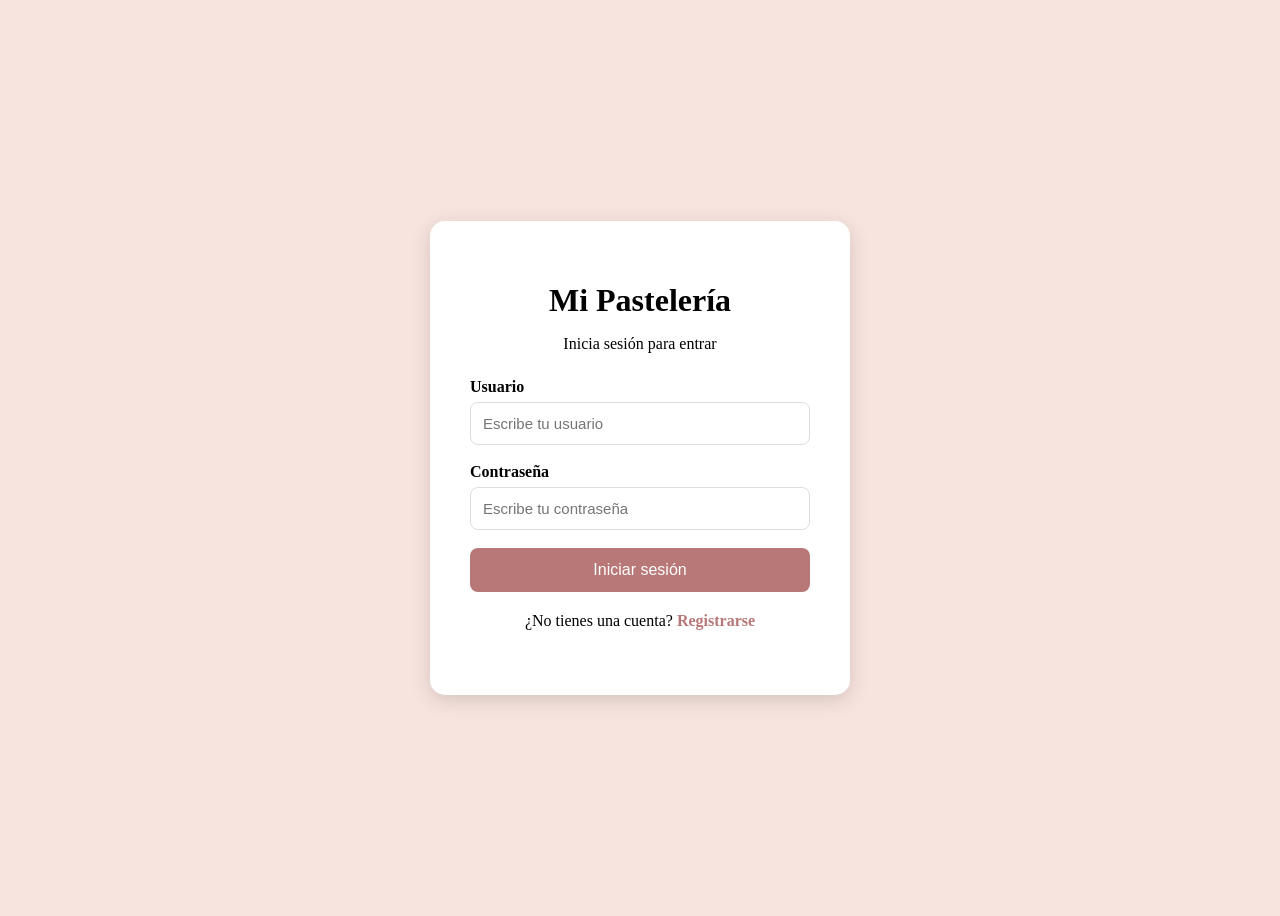
<file: index.html>
<!DOCTYPE html>
<html lang="es">

<head>
    <meta charset="UTF-8">
    <meta name="viewport" content="width=device-width, initial-scale=1.0">

    <title>Mi Pastelería</title>

    <link rel="stylesheet" href="css/estilos.css">
</head>

<body>

    <!-- MENÚ DE NAVEGACIÓN -->
    <header>

        <div class="logo">
            Mi Pastelería
        </div>

        <nav>
            <a href="index.html">Inicio</a>
            <a href="nosotros.html">Nosotros</a>
            <a href="menu.html">Menú</a>
            <a href="personalizados.html">Personalizados</a>
            <a href="contacto.html">Contacto</a>
        </nav>

    </header>


    <!-- CONTENIDO PRINCIPAL -->
    <main>

        <!-- SECCIÓN PRINCIPAL -->
        <section class="hero">

            <div>

                <h1>
                    Bienvenidos a Mi Pastelería
                </h1>

                <p>
                    Endulzamos tus momentos especiales
                    con pasteles hechos con amor.
                </p>

            </div>

        </section>


        <!-- SECCIÓN DE SABORES -->
        <section class="seccion">

            <h2>
                Nuestros sabores
            </h2>

            <p>
                informacion :))
            </p>

        </section>

    </main>


    <!-- PIE DE PÁGINA -
    <footer>

        <p>
            © 2026 Mi Pastelería
        </p>

    </footer>


    <!-- COMPROBAR SESIÓN -->
    <script>

        const sesion = localStorage.getItem("sesionActiva");

        if (sesion !== "true") {

            window.location.href = "login.html";

        }


        // MENSAJE DE INICIO CORRECTO
        const mensaje = sessionStorage.getItem("mensajeBienvenida");

        if (mensaje) {

            const caja = document.createElement("div");

            caja.className = "mensaje-bienvenida";

            caja.textContent = "✅ " + mensaje;

            document.body.appendChild(caja);


            // Mostrar mensaje
            setTimeout(function () {

                caja.classList.add("mostrar");

            }, 100);


            // Ocultar mensaje después de 3 segundos
            setTimeout(function () {

                caja.classList.remove("mostrar");

                setTimeout(function () {

                    caja.remove();

                    sessionStorage.removeItem("mensajeBienvenida");

                }, 400);

            }, 3000);

        }

    </script>

</body>

</html>
</file>
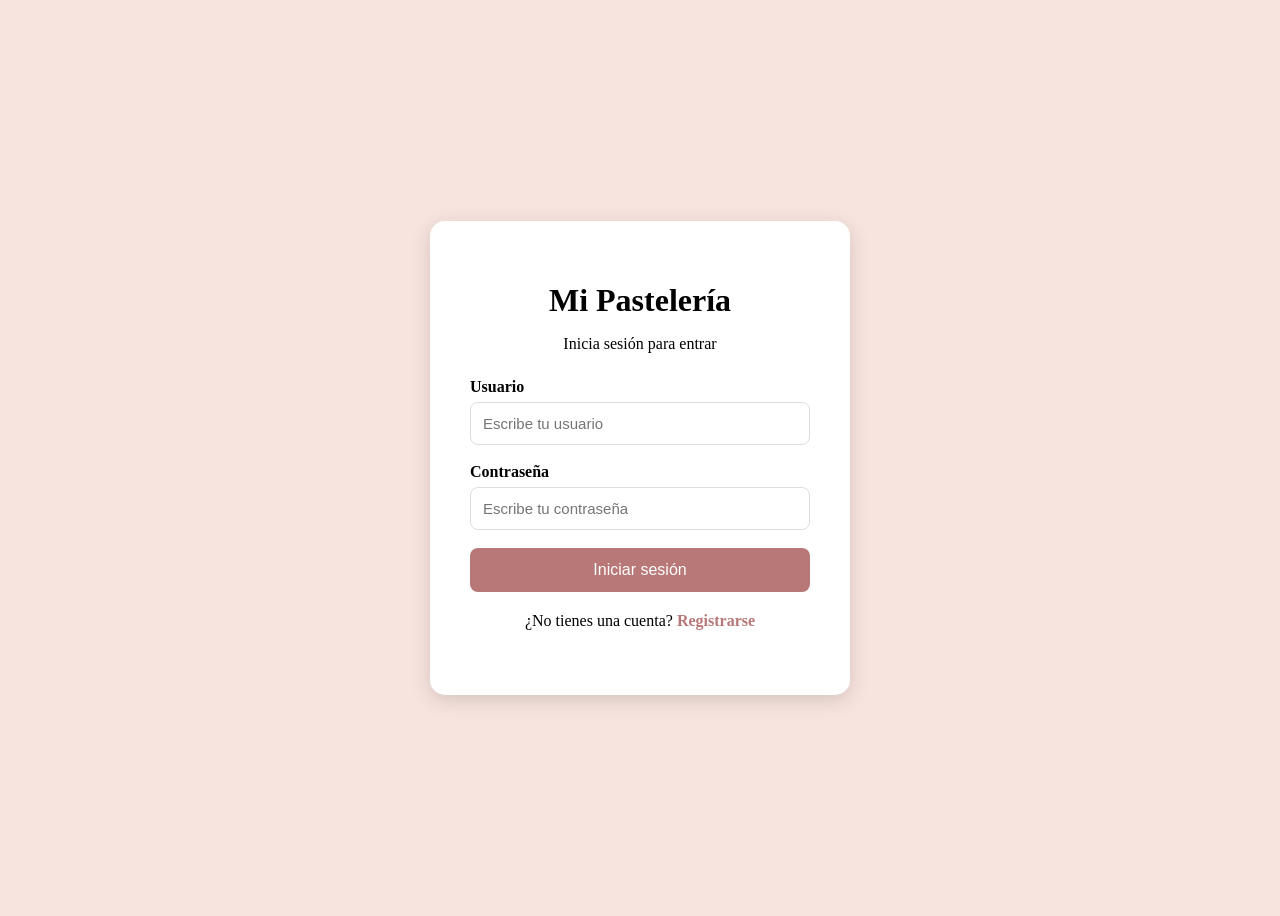
<file: contacto.html>
<!DOCTYPE html>
<html lang="es">

<head>

    <meta charset="UTF-8">

    <meta name="viewport"
          content="width=device-width, initial-scale=1.0">

    <title>Contacto | Mi Pastelería</title>

    <link rel="stylesheet" href="css/estilos.css">

</head>

<body>

    <header>

        <div class="logo">
            Mi Pastelería
        </div>

        <nav>

            <a href="index.html">Inicio</a>

            <a href="nosotros.html">Nosotros</a>

            <a href="menu.html">Menú</a>

            <a href="personalizados.html">
                Personalizados
            </a>

            <a href="contacto.html">
                Contacto
            </a>

        </nav>

    </header>


    <main>

        <section class="seccion">

            <h1>
                Contacto
            </h1>

            <p>
                Aquí podrás colocar la información
                de contacto de tu pastelería.
            </p>

            <br>

            <p>
                📞 Teléfono: 000 000 0000
            </p>

            <p>
                📧 Correo: ejemplo@correo.com
            </p>

            <p>
                📍 Dirección: Tu dirección
            </p>

            <p>
                🕐 Horario: Lunes a sábado
            </p>

        </section>

    </main>


    <footer>

        <p>
            © 2026 Mi Pastelería
        </p>

    </footer>


    <script>

        const sesion =
            localStorage.getItem("sesionActiva");

        if (sesion !== "true") {
            window.location.href = "login.html";
        }

    </script>

</body>

</html>
</file>
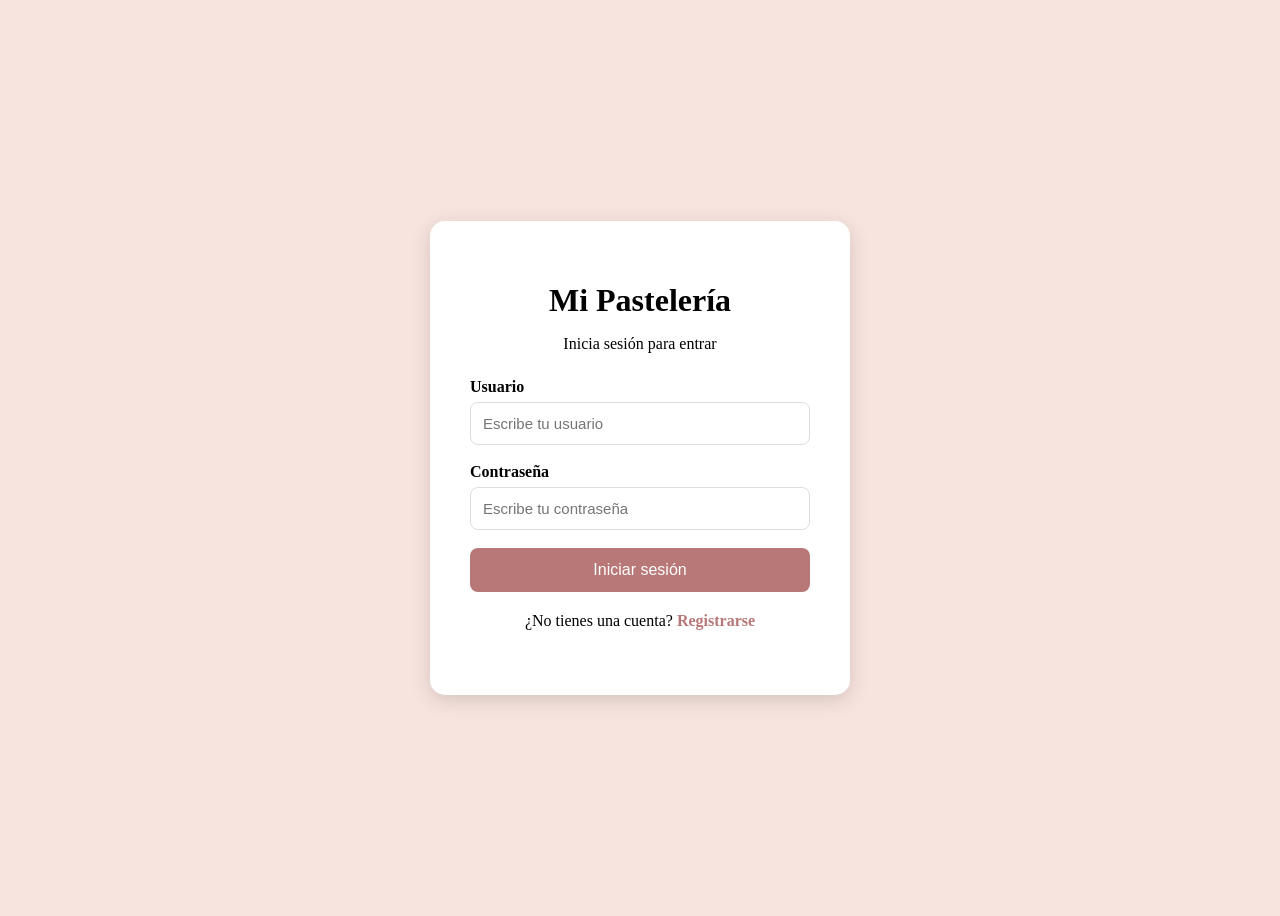
<file: login.html>
<!DOCTYPE html>
<html lang="es">
<head>
    <meta charset="UTF-8">
    <meta name="viewport" content="width=device-width, initial-scale=1.0">
    <title>Iniciar sesión | Mi Pastelería</title>

    <link rel="stylesheet" href="css/estilos.css">
</head>

<body class="login-body">

    <div class="login-container">

        <div class="login-box">

            <h1>Mi Pastelería</h1>

            <p>Inicia sesión para entrar</p>

            <form id="loginForm">

                <label for="usuario">Usuario</label>
                <input
                    type="text"
                    id="usuario"
                    placeholder="Escribe tu usuario"
                    required
                >

                <label for="password">Contraseña</label>
                <input
                    type="password"
                    id="password"
                    placeholder="Escribe tu contraseña"
                    required
                >

                <button type="submit">
                    Iniciar sesión
                </button>

            </form>

            <p class="registro-texto">
                ¿No tienes una cuenta?
                <a href="registro.html">Registrarse</a>
            </p>

            <p id="mensaje"></p>

        </div>

    </div>

    <script src="js/login.js"></script>

</body>
</html>
</file>
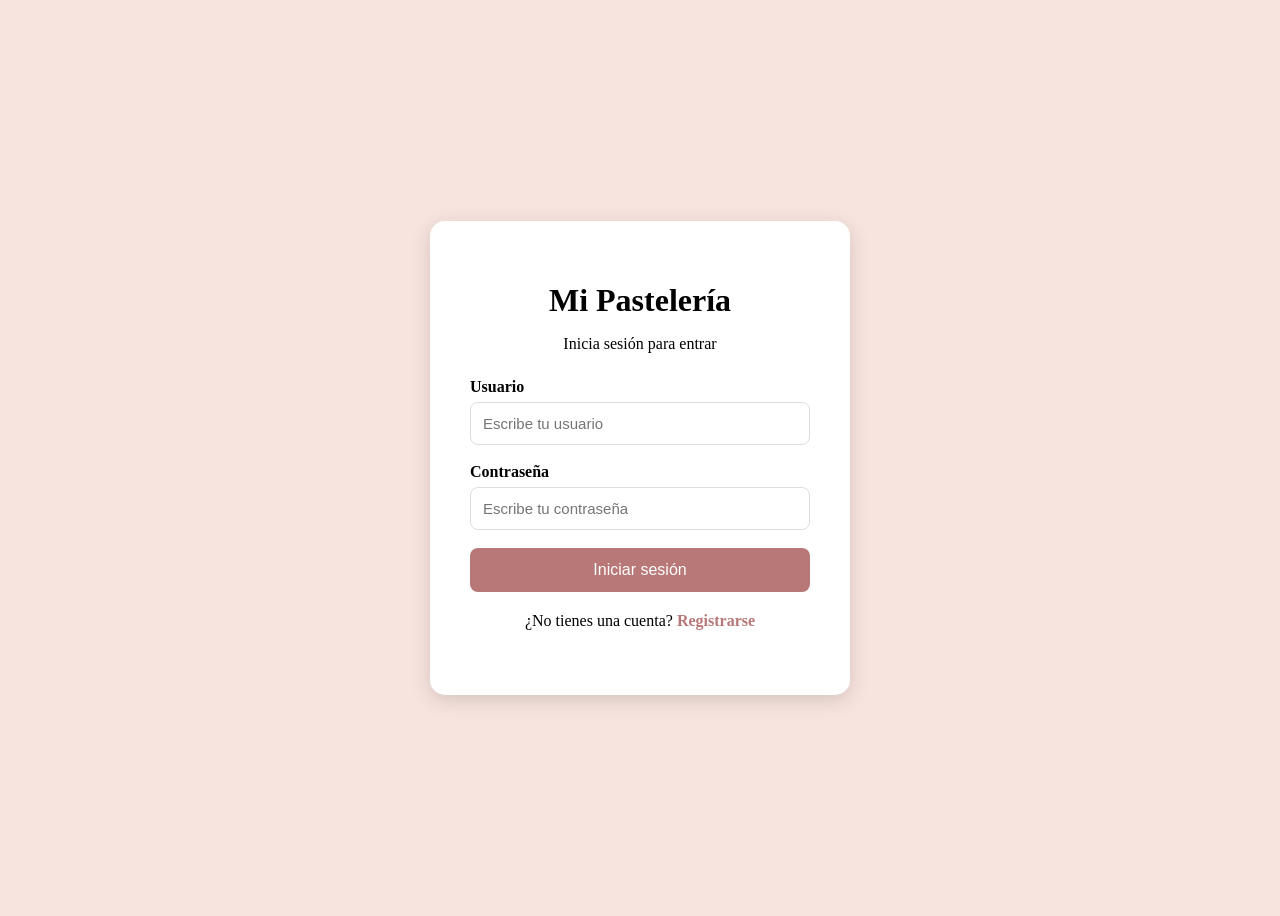
<file: menu.html>
```html
<!DOCTYPE html>
<html lang="es">

<head>

    <meta charset="UTF-8">

    <meta name="viewport"
          content="width=device-width, initial-scale=1.0">

    <title>Menú | Mi Pastelería</title>

    <link rel="stylesheet" href="css/estilos.css">

</head>

<body>

    <header>

        <div class="logo">
            Mi Pastelería
        </div>

        <nav>

            <a href="index.html">Inicio</a>

            <a href="nosotros.html">Nosotros</a>

            <a href="menu.html">Menú</a>

            <a href="personalizados.html">
                Personalizados
            </a>

            <a href="contacto.html">
                Contacto
            </a>

        </nav>

    </header>


    <main>

        <section class="seccion">

            <h1>Menú</h1>

            <p>
                Elige una categoría
            </p>


            <!-- CATEGORÍAS -->

            <div class="categorias">

                <button onclick="mostrarProductos('pasteles')">
                    Pasteles
                </button>

                <button onclick="mostrarProductos('cupcakes')">
                    Cupcakes
                </button>

                <button onclick="mostrarProductos('galletas')">
                    Galletas
                </button>

                <button onclick="mostrarProductos('postres')">
                    Postres
                </button>

            </div>


            <!-- PRODUCTOS -->

            <div
                id="productos"
                class="productos">
            </div>

        </section>

    </main>


    <footer>

        <p>
            © 2026 Mi Pastelería
        </p>

    </footer>


    <script src="js/menu.js"></script>


    <script>

        const sesion =
            localStorage.getItem("sesionActiva");

        if (sesion !== "true") {
            window.location.href = "login.html";
        }

    </script>

</body>

</html>
```
</file>
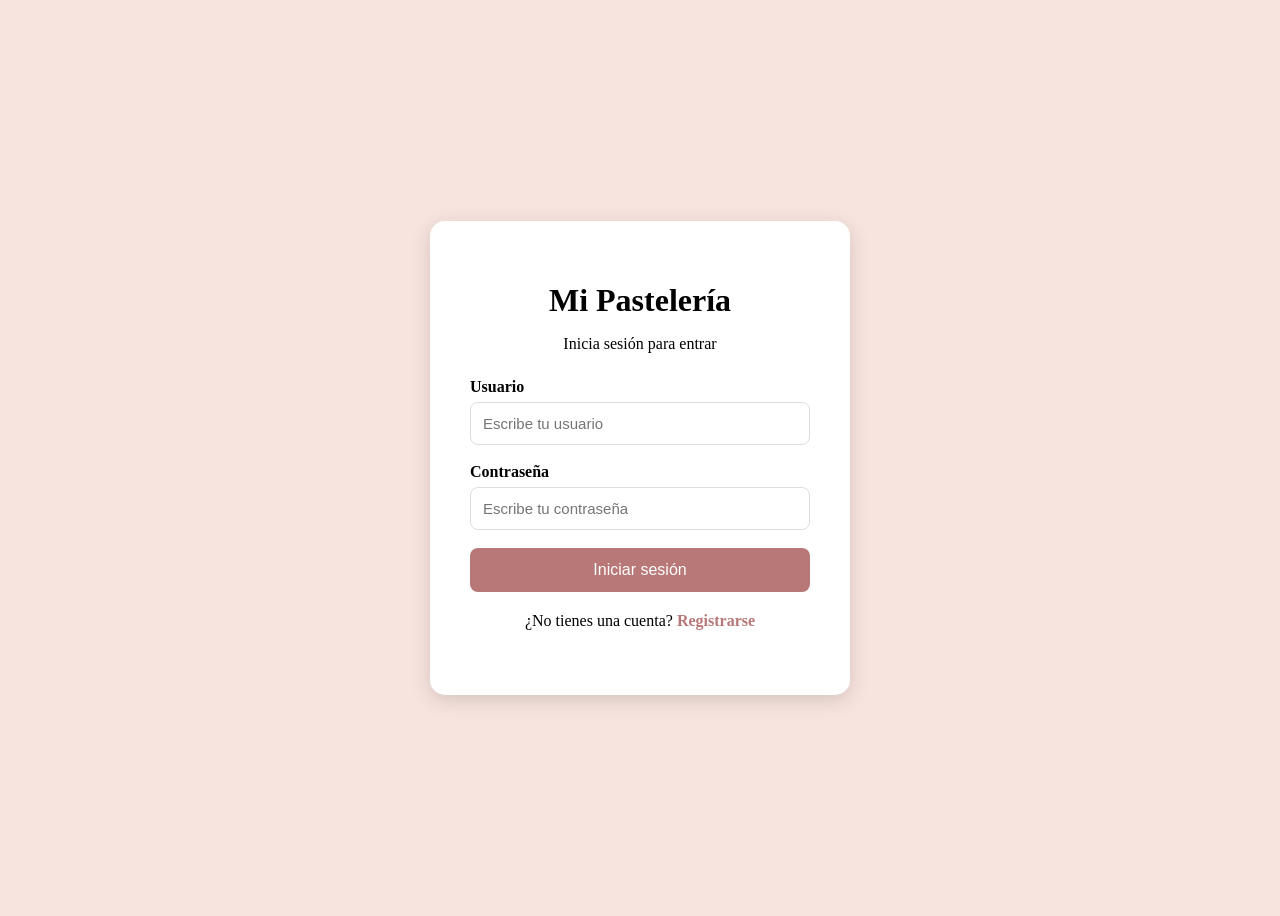
<file: nosotros.html>
```html
<!DOCTYPE html>
<html lang="es">

<head>

    <meta charset="UTF-8">

    <meta name="viewport"
          content="width=device-width, initial-scale=1.0">

    <title>Nosotros | Mi Pastelería</title>

    <link rel="stylesheet" href="css/estilos.css">

</head>

<body>

    <header>

        <div class="logo">
            Mi Pastelería
        </div>

        <nav>

            <a href="index.html">Inicio</a>

            <a href="nosotros.html">Nosotros</a>

            <a href="menu.html">Menú</a>

            <a href="personalizados.html">
                Personalizados
            </a>

            <a href="contacto.html">
                Contacto
            </a>

        </nav>

    </header>


    <main>

        <section class="seccion">

            <h1>Nosotros</h1>

            <p>
                Aquí podrás colocar posteriormente
                la historia de tu pastelería.
            </p>

            <br>

            <p>
                También puedes agregar información
                sobre quiénes somos, nuestra misión,
                nuestra visión y nuestra historia.
            </p>

        </section>

    </main>


    <footer>

        <p>
            © 2026 Mi Pastelería
        </p>

    </footer>


    <script>

        const sesion =
            localStorage.getItem("sesionActiva");

        if (sesion !== "true") {
            window.location.href = "login.html";
        }

    </script>

</body>

</html>
```
</file>
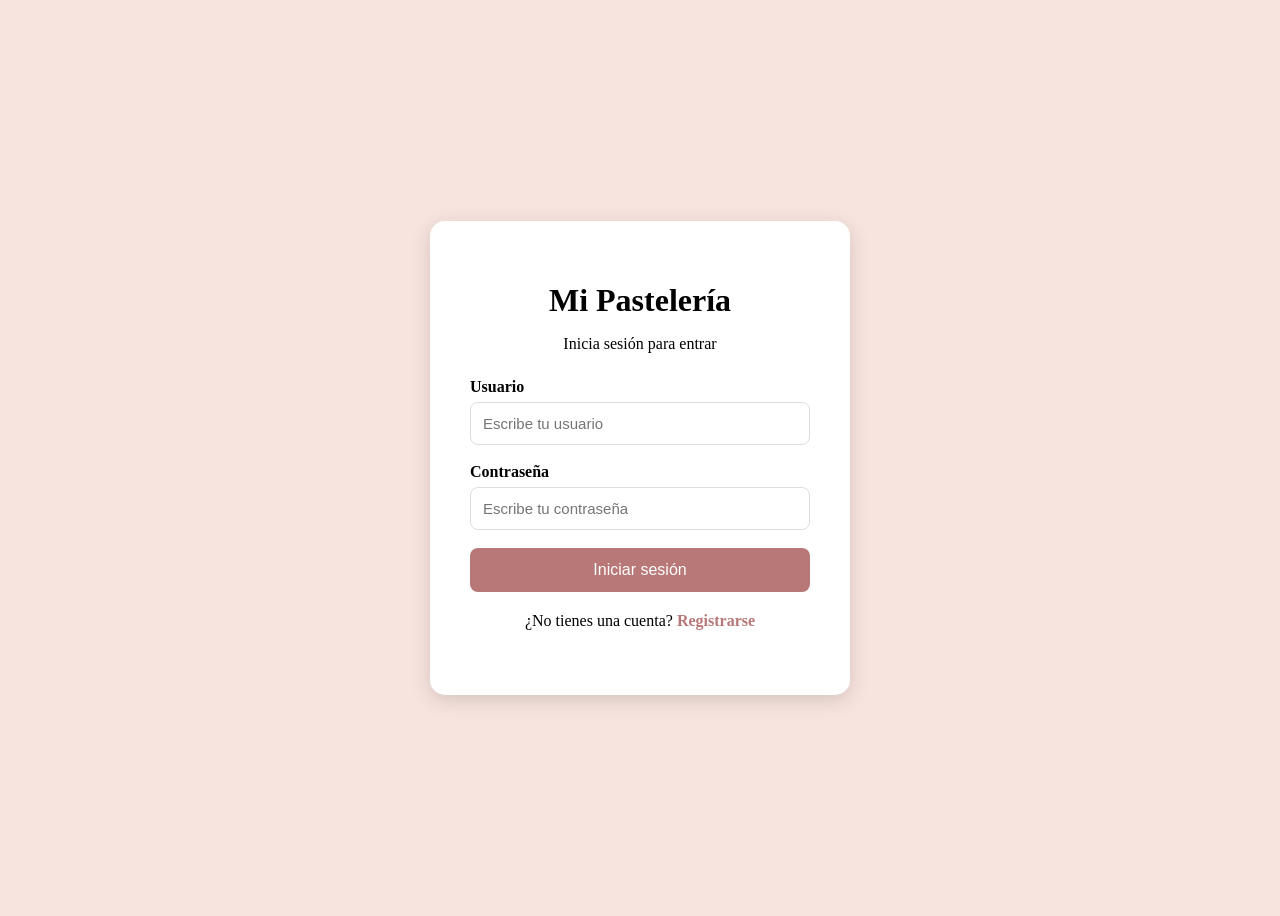
<file: personalizados.html>
```html
<!DOCTYPE html>
<html lang="es">

<head>

    <meta charset="UTF-8">

    <meta name="viewport"
          content="width=device-width, initial-scale=1.0">

    <title>Pasteles personalizados</title>

    <link rel="stylesheet" href="css/estilos.css">

</head>

<body>

    <header>

        <div class="logo">
            Mi Pastelería
        </div>

        <nav>

            <a href="index.html">Inicio</a>

            <a href="nosotros.html">Nosotros</a>

            <a href="menu.html">Menú</a>

            <a href="personalizados.html">
                Personalizados
            </a>

            <a href="contacto.html">
                Contacto
            </a>

        </nav>

    </header>


    <main>

        <section class="seccion">

            <h1>
                Pasteles personalizados
            </h1>

            <p>
                Diseña el pastel perfecto para
                tu ocasión especial.
            </p>

            <br>

            <h2>
                Próximamente
            </h2>

            <p>
                Aquí podrás agregar un formulario
                para solicitar un pastel personalizado.
            </p>

        </section>

    </main>


    <footer>

        <p>
            © 2026 Mi Pastelería
        </p>

    </footer>


    <script>

        const sesion =
            localStorage.getItem("sesionActiva");

        if (sesion !== "true") {
            window.location.href = "login.html";
        }

    </script>

</body>

</html>
```
</file>
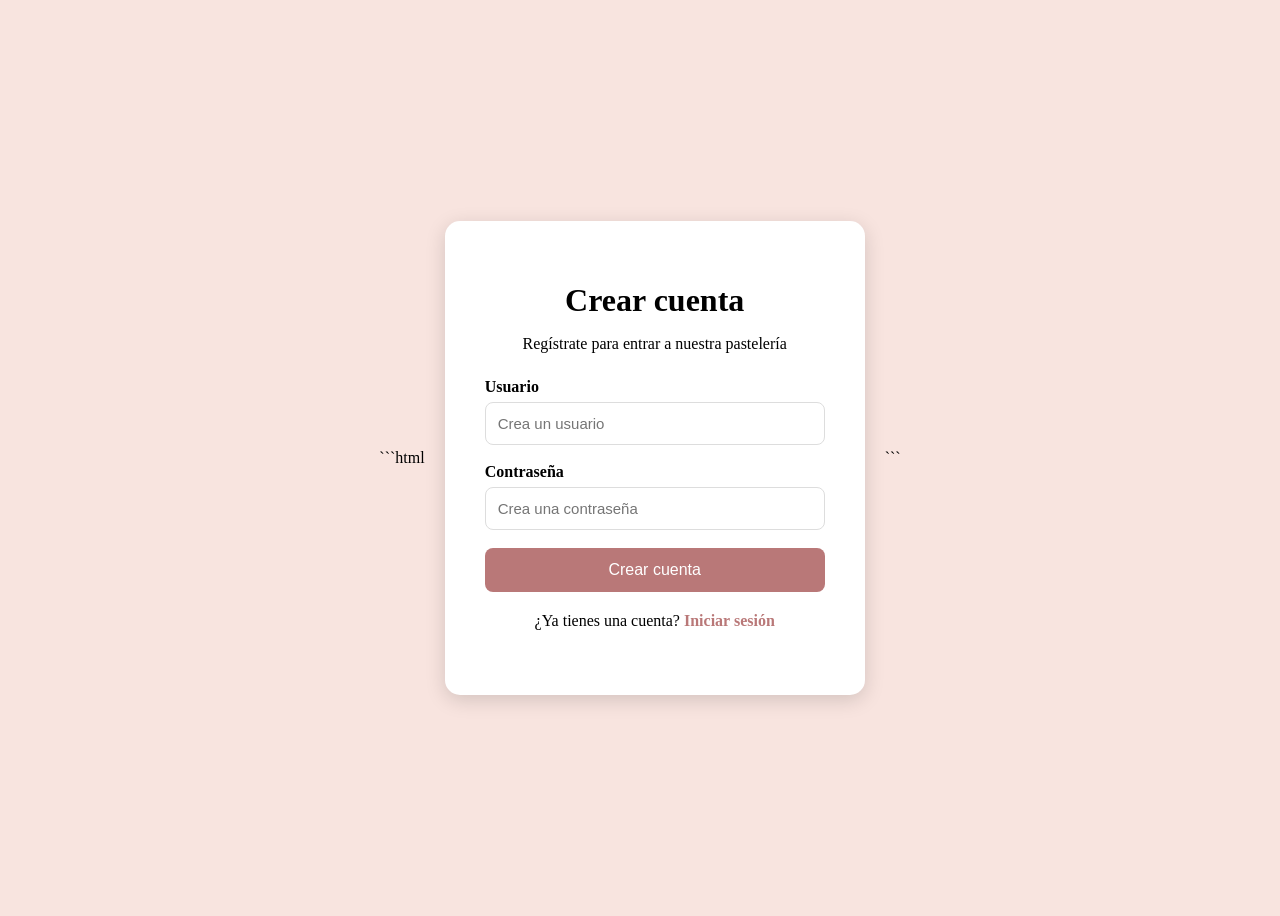
<file: registro.html>
```html
<!DOCTYPE html>
<html lang="es">
<head>
    <meta charset="UTF-8">
    <meta name="viewport" content="width=device-width, initial-scale=1.0">

    <title>Crear cuenta | Mi Pastelería</title>

    <link rel="stylesheet" href="css/estilos.css">
</head>

<body class="login-body">

    <div class="login-container">

        <div class="login-box">

            <h1>Crear cuenta</h1>

            <p>Regístrate para entrar a nuestra pastelería</p>

            <form id="registroForm">

                <label for="nuevoUsuario">
                    Usuario
                </label>

                <input
                    type="text"
                    id="nuevoUsuario"
                    placeholder="Crea un usuario"
                    required
                >

                <label for="nuevoPassword">
                    Contraseña
                </label>

                <input
                    type="password"
                    id="nuevoPassword"
                    placeholder="Crea una contraseña"
                    required
                >

                <button type="submit">
                    Crear cuenta
                </button>

            </form>

            <p class="registro-texto">
                ¿Ya tienes una cuenta?
                <a href="login.html">Iniciar sesión</a>
            </p>

            <p id="mensajeRegistro"></p>

        </div>

    </div>

    <script src="js/login.js"></script>

</body>
</html>
```
</file>
<file: css/estilos.css>
/* ================================
   CONFIGURACIÓN GENERAL
================================/* 

* {
    margin: 0;
    padding: 0;
    box-sizing: border-box;
}

body {
    font-family: Arial, sans-serif;
    background-color: #fff8f5;
    color: #4a3030;
}


/* ================================
   LOGIN
================================ */

.login-body {
    min-height: 100vh;

    display: flex;
    justify-content: center;
    align-items: center;

    background-color: #f8e4df;
}

.login-container {
    width: 100%;
    max-width: 420px;
    padding: 20px;
}

.login-box {
    background-color: white;

    padding: 40px;

    border-radius: 15px;

    box-shadow: 0 5px 20px rgba(0, 0, 0, 0.15);

    text-align: center;
}

.login-box h1 {
    font-size: 32px;
    margin-bottom: 10px;
}

.login-box p {
    margin-bottom: 25px;
}

.login-box form {
    display: flex;
    flex-direction: column;
    text-align: left;
}

.login-box label {
    margin-bottom: 6px;
    font-weight: bold;
}

.login-box input {
    padding: 12px;

    margin-bottom: 18px;

    border: 1px solid #ddd;

    border-radius: 8px;

    font-size: 15px;
}

.login-box button {
    padding: 13px;

    border: none;

    border-radius: 8px;

    background-color: #b97878;

    color: white;

    font-size: 16px;

    cursor: pointer;

    transition: 0.3s;
}

.login-box button:hover {
    background-color: #965b5b;
}

.registro-texto {
    margin-top: 20px;
}

.registro-texto a {
    color: #b97878;

    text-decoration: none;

    font-weight: bold;
}

.registro-texto a:hover {
    text-decoration: underline;
}

#mensaje,
#mensajeRegistro {
    margin-top: 15px;
}


/* ================================
   MENSAJE DE INICIO CORRECTO
================================ */

.mensaje-bienvenida {
    position: fixed;

    top: 25px;
    right: 25px;

    background-color: white;

    color: #6b3e26;

    padding: 18px 25px;

    border-radius: 12px;

    box-shadow: 0 5px 20px rgba(0, 0, 0, 0.2);

    font-size: 17px;

    font-weight: bold;

    z-index: 9999;

    opacity: 0;

    transform: translateY(-20px);

    transition: all 0.4s ease;
}

.mensaje-bienvenida.mostrar {
    opacity: 1;

    transform: translateY(0);
}


/* ================================
   NAVEGACIÓN
================================ */

header {
    background-color: white;

    padding: 20px 50px;

    display: flex;

    justify-content: space-between;

    align-items: center;

    box-shadow: 0 2px 10px rgba(0, 0, 0, 0.08);
}

.logo {
    font-size: 25px;

    font-weight: bold;

    color: #559092;
}

nav a {
    text-decoration: none;

    color: #ca61bf;

    margin-left: 25px;

    font-weight: bold;

    transition: 0.3s;
}

nav a:hover {
    color: #8d1212;
}


/* ================================
   INICIO
================================ */

.hero {
    min-height: 500px;

    display: flex;

    justify-content: center;

    align-items: center;

    text-align: center;

    padding: 50px;
}

.hero h1 {
    font-size: 50px;

    margin-bottom: 20px;

    color: #30bb94;
}

.hero p {
    font-size: 20px;

    max-width: 700px;

    margin: auto;

    line-height: 1.6;
}


/* ================================
   SECCIONES
================================ */

.seccion {
    padding: 70px 10%;

    text-align: center;
}

.seccion h2 {
    font-size: 35px;

    margin-bottom: 20px;

    color: #6b3e26;
}

.seccion p {
    line-height: 1.6;
}


/* ================================
   PRODUCTOS
================================ */

.productos {
    display: grid;

    grid-template-columns:
        repeat(auto-fit, minmax(220px, 1fr));

    gap: 25px;

    margin-top: 40px;
}

.producto {
    background-color: white;

    padding: 25px;

    border-radius: 12px;

    box-shadow: 0 3px 12px rgba(0, 0, 0, 0.1);

    transition: 0.3s;
}

.producto:hover {
    transform: translateY(-5px);

    box-shadow: 0 6px 18px rgba(0, 0, 0, 0.15);
}

.producto h3 {
    margin-bottom: 10px;

    color: #6b3e26;
}

.producto p {
    margin-bottom: 10px;
}


/* ================================
   FOOTER
================================ */

footer {
    background-color: #4a3030;

    color: white;

    text-align: center;

    padding: 30px;

    margin-top: 50px;
}


/* ================================
   DISEÑO PARA CELULAR
================================ */

@media (max-width: 768px) {

    header {
        padding: 20px;

        flex-direction: column;

        gap: 15px;
    }

    nav {
        display: flex;

        flex-wrap: wrap;

        justify-content: center;

        gap: 12px;
    }

    nav a {
        margin-left: 0;
    }

    .hero {
        min-height: 400px;

        padding: 30px 20px;
    }

    .hero h1 {
        font-size: 36px;
    }

    .hero p {
        font-size: 18px;
    }

    .seccion {
        padding: 50px 20px;
    }

    .seccion h2 {
        font-size: 30px;
    }

    .mensaje-bienvenida {
        top: 15px;

        left: 15px;

        right: 15px;

        text-align: center;

        font-size: 15px;
    }

}
</file>
